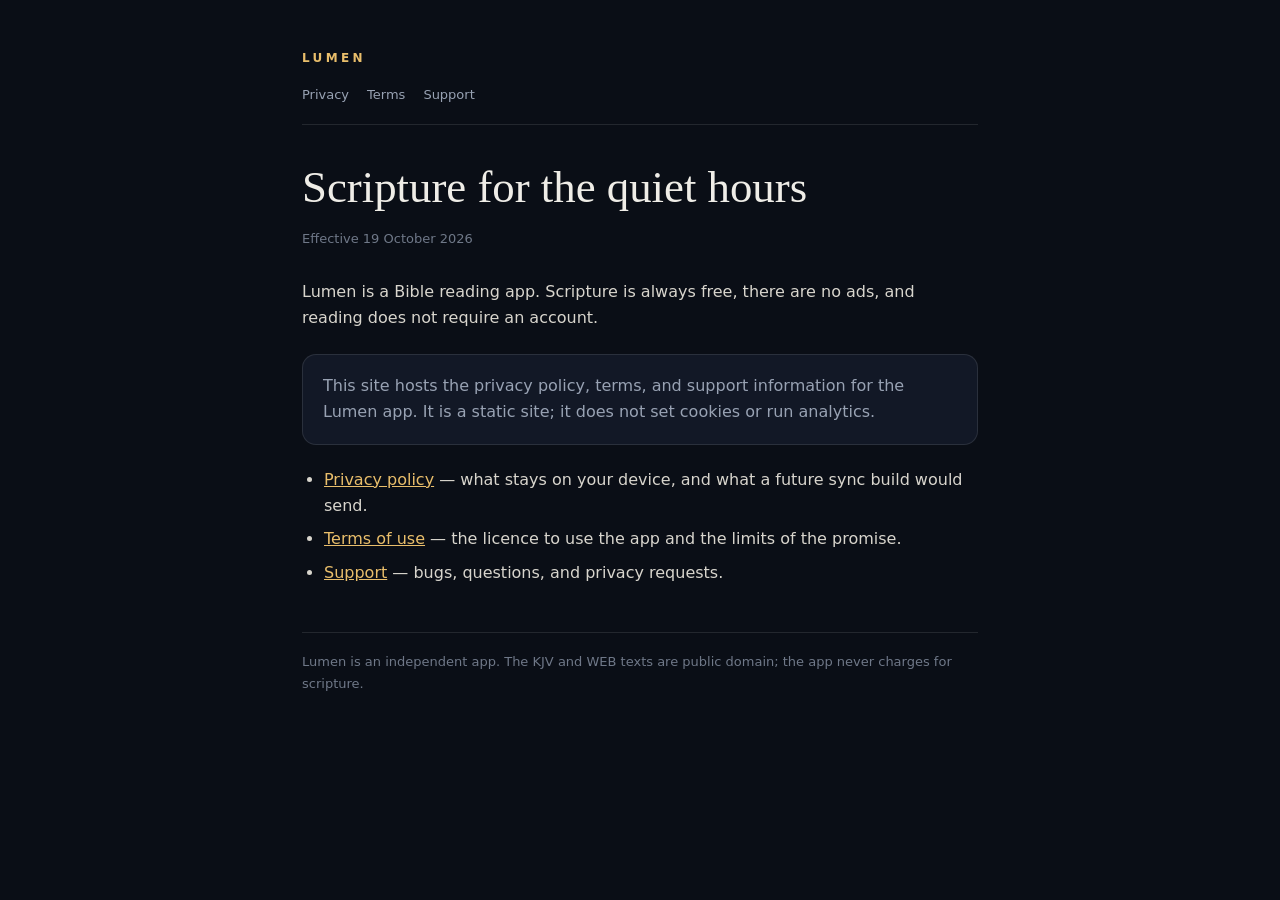
<file: index.html>
<!doctype html>
<html lang="en">
<head>
  <meta charset="utf-8">
  <meta name="viewport" content="width=device-width, initial-scale=1">
  <title>Lumen — legal and support</title>
  <link rel="stylesheet" href="style.css">
</head>
<body>
<main>
  <header class="site">
    <a class="brand" href="./">Lumen</a>
    <nav>
      <a href="privacy.html">Privacy</a>
      <a href="terms.html">Terms</a>
      <a href="support.html">Support</a>
    </nav>
  </header>

  <h1>Scripture for the quiet hours</h1>
  <p class="meta">Effective 19 October 2026</p>

  <p>Lumen is a Bible reading app. Scripture is always free, there are no ads, and
  reading does not require an account.</p>

  <div class="card">
    <p>This site hosts the privacy policy, terms, and support information for the
    Lumen app. It is a static site; it does not set cookies or run analytics.</p>
  </div>

  <ul>
    <li><a href="privacy.html">Privacy policy</a> — what stays on your device, and what a future sync build would send.</li>
    <li><a href="terms.html">Terms of use</a> — the licence to use the app and the limits of the promise.</li>
    <li><a href="support.html">Support</a> — bugs, questions, and privacy requests.</li>
  </ul>

  <p class="trust">Lumen is an independent app. The KJV and WEB texts are public
  domain; the app never charges for scripture.</p>
</main>
</body>
</html>
</file>
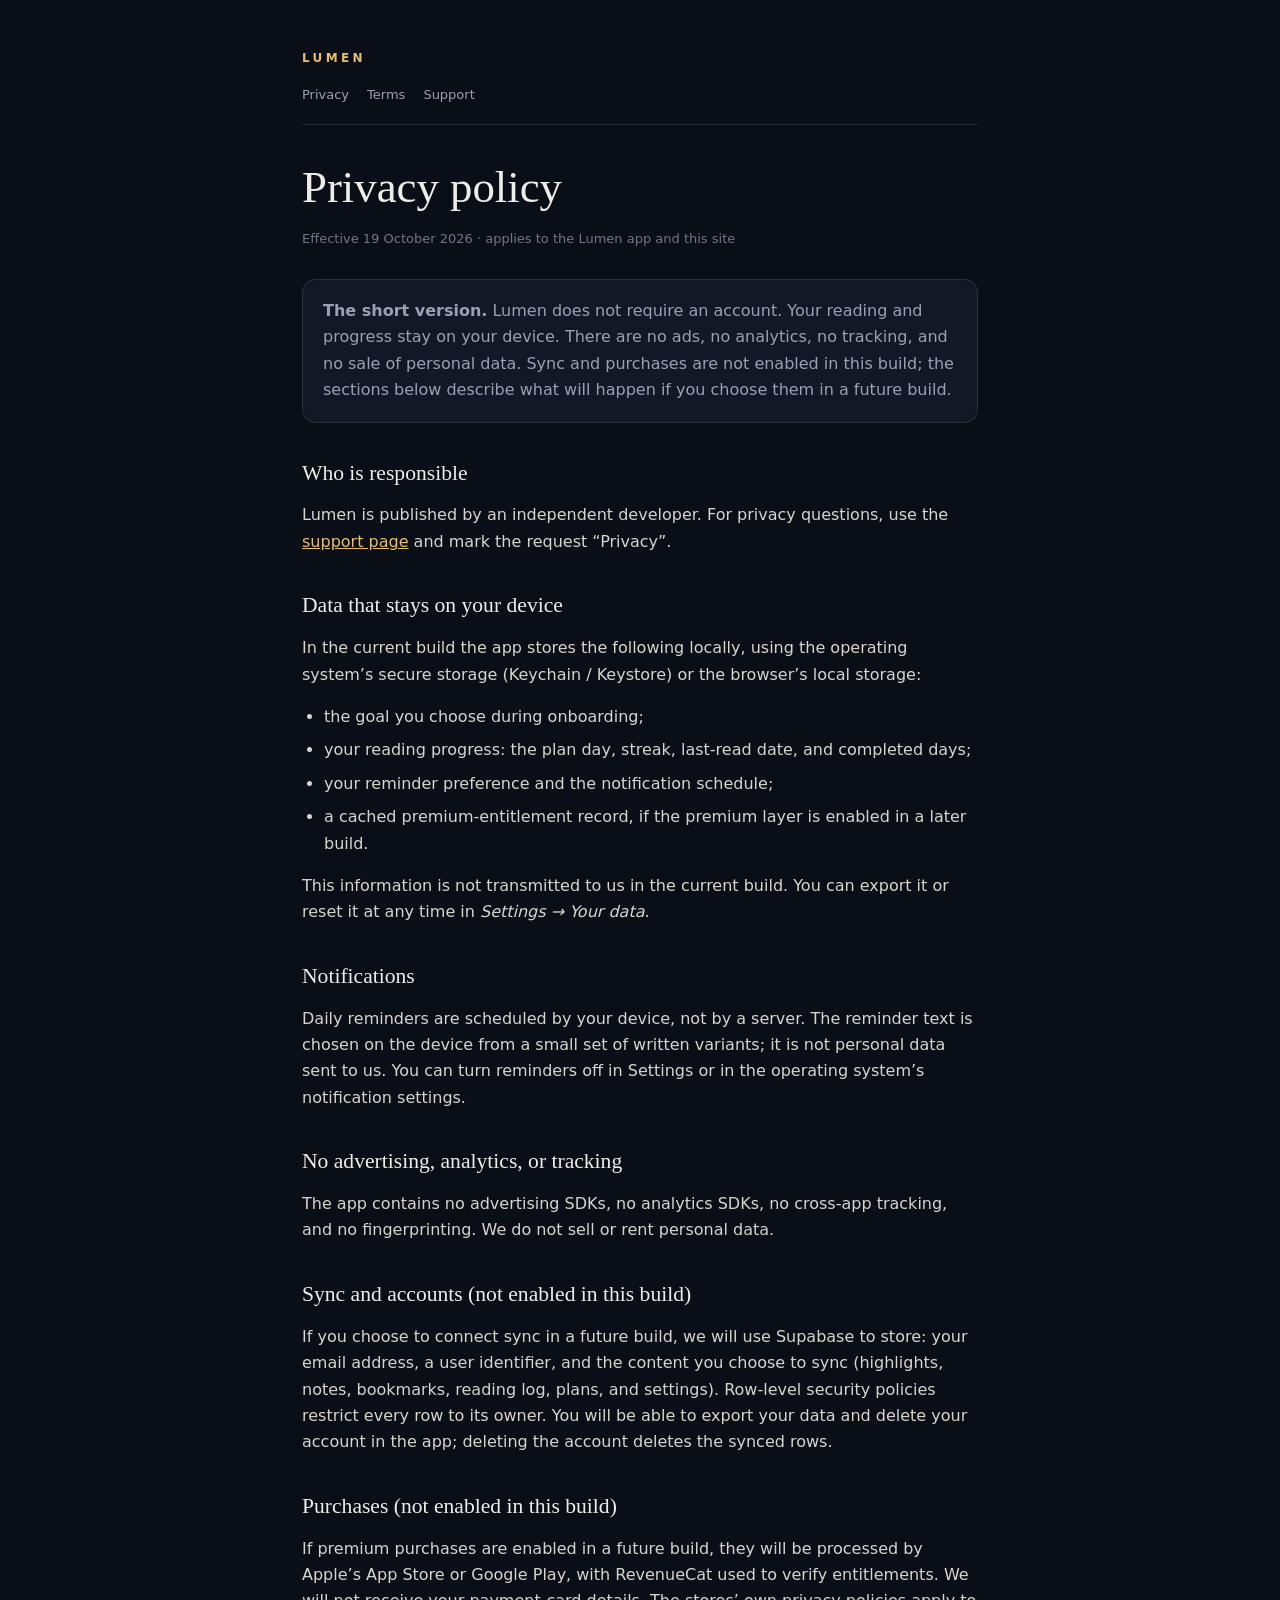
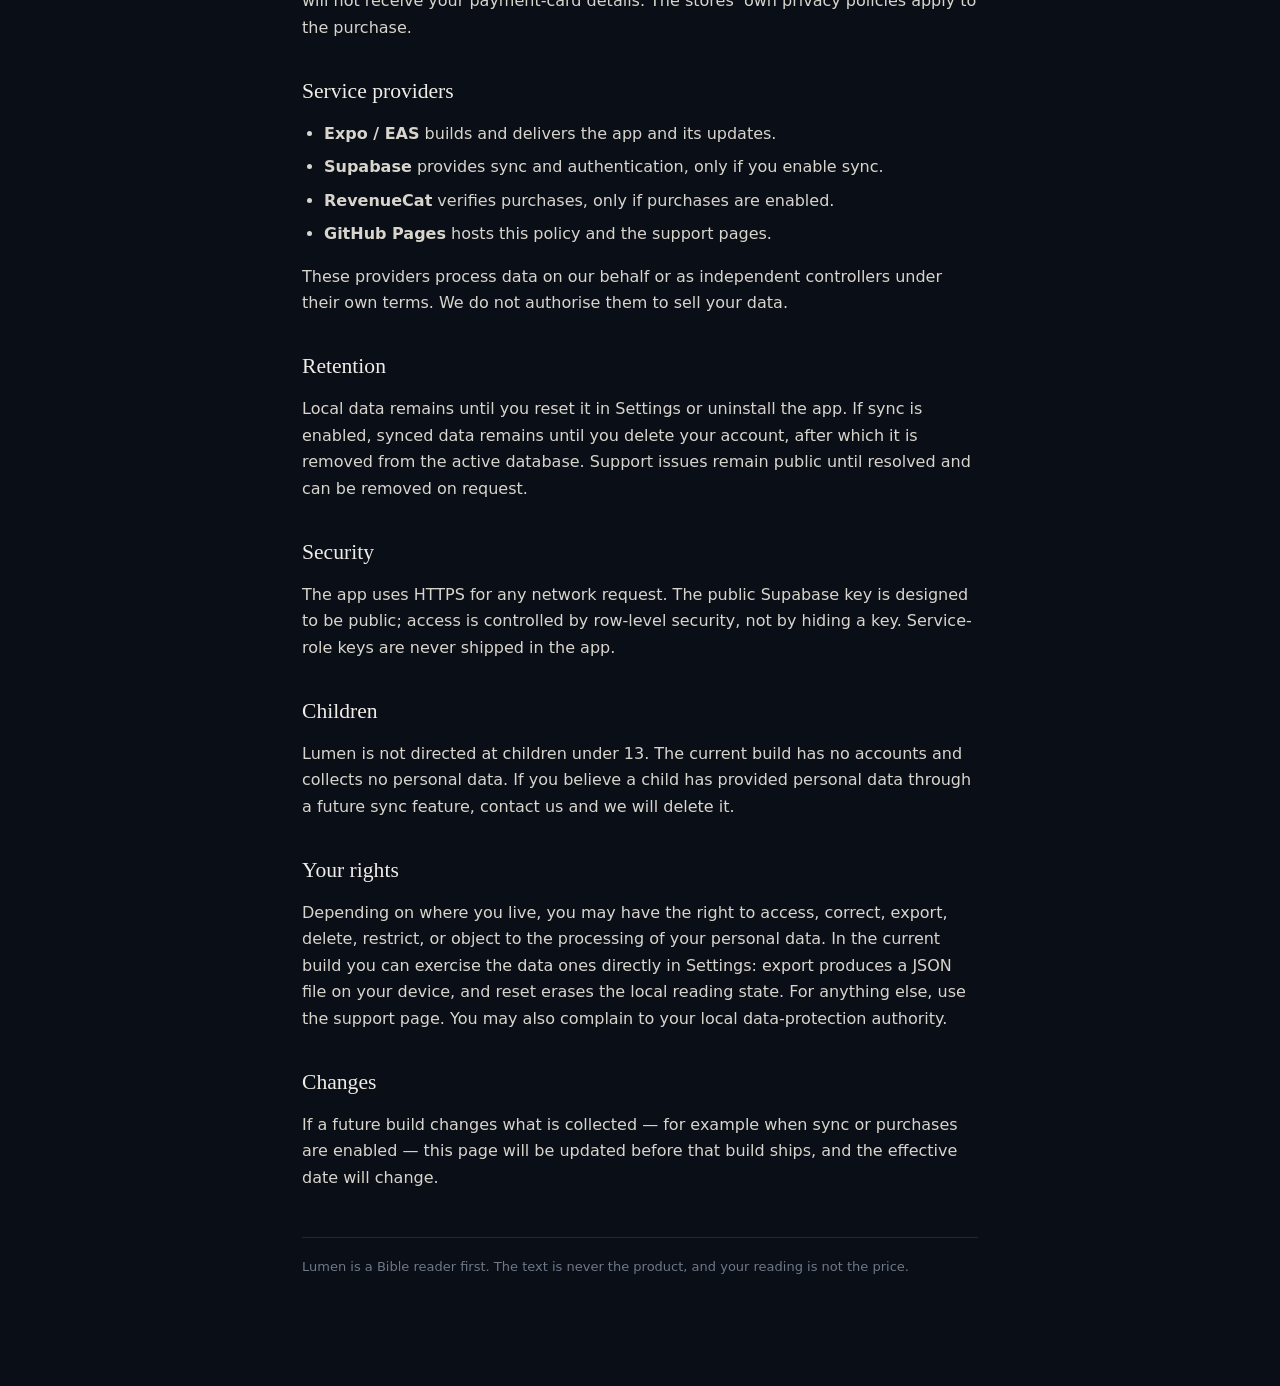
<file: privacy.html>
<!doctype html>
<html lang="en">
<head>
  <meta charset="utf-8">
  <meta name="viewport" content="width=device-width, initial-scale=1">
  <title>Lumen — privacy policy</title>
  <link rel="stylesheet" href="style.css">
</head>
<body>
<main>
  <header class="site">
    <a class="brand" href="./">Lumen</a>
    <nav>
      <a href="privacy.html">Privacy</a>
      <a href="terms.html">Terms</a>
      <a href="support.html">Support</a>
    </nav>
  </header>

  <h1>Privacy policy</h1>
  <p class="meta">Effective 19 October 2026 · applies to the Lumen app and this site</p>

  <div class="card">
    <p><strong>The short version.</strong> Lumen does not require an account. Your
    reading and progress stay on your device. There are no ads, no analytics, no
    tracking, and no sale of personal data. Sync and purchases are not enabled in
    this build; the sections below describe what will happen if you choose them in
    a future build.</p>
  </div>

  <h2>Who is responsible</h2>
  <p>Lumen is published by an independent developer. For privacy questions, use the
  <a href="support.html">support page</a> and mark the request “Privacy”.</p>

  <h2>Data that stays on your device</h2>
  <p>In the current build the app stores the following locally, using the operating
  system’s secure storage (Keychain / Keystore) or the browser’s local storage:</p>
  <ul>
    <li>the goal you choose during onboarding;</li>
    <li>your reading progress: the plan day, streak, last-read date, and completed days;</li>
    <li>your reminder preference and the notification schedule;</li>
    <li>a cached premium-entitlement record, if the premium layer is enabled in a later build.</li>
  </ul>
  <p>This information is not transmitted to us in the current build. You can export it
  or reset it at any time in <em>Settings → Your data</em>.</p>

  <h2>Notifications</h2>
  <p>Daily reminders are scheduled by your device, not by a server. The reminder text
  is chosen on the device from a small set of written variants; it is not personal
  data sent to us. You can turn reminders off in Settings or in the operating
  system’s notification settings.</p>

  <h2>No advertising, analytics, or tracking</h2>
  <p>The app contains no advertising SDKs, no analytics SDKs, no cross-app tracking,
  and no fingerprinting. We do not sell or rent personal data.</p>

  <h2>Sync and accounts (not enabled in this build)</h2>
  <p>If you choose to connect sync in a future build, we will use Supabase to store:
  your email address, a user identifier, and the content you choose to sync
  (highlights, notes, bookmarks, reading log, plans, and settings). Row-level security
  policies restrict every row to its owner. You will be able to export your data and
  delete your account in the app; deleting the account deletes the synced rows.</p>

  <h2>Purchases (not enabled in this build)</h2>
  <p>If premium purchases are enabled in a future build, they will be processed by
  Apple’s App Store or Google Play, with RevenueCat used to verify entitlements. We
  will not receive your payment-card details. The stores’ own privacy policies apply
  to the purchase.</p>

  <h2>Service providers</h2>
  <ul>
    <li><strong>Expo / EAS</strong> builds and delivers the app and its updates.</li>
    <li><strong>Supabase</strong> provides sync and authentication, only if you enable sync.</li>
    <li><strong>RevenueCat</strong> verifies purchases, only if purchases are enabled.</li>
    <li><strong>GitHub Pages</strong> hosts this policy and the support pages.</li>
  </ul>
  <p>These providers process data on our behalf or as independent controllers under
  their own terms. We do not authorise them to sell your data.</p>

  <h2>Retention</h2>
  <p>Local data remains until you reset it in Settings or uninstall the app. If sync
  is enabled, synced data remains until you delete your account, after which it is
  removed from the active database. Support issues remain public until resolved and
  can be removed on request.</p>

  <h2>Security</h2>
  <p>The app uses HTTPS for any network request. The public Supabase key is designed
  to be public; access is controlled by row-level security, not by hiding a key.
  Service-role keys are never shipped in the app.</p>

  <h2>Children</h2>
  <p>Lumen is not directed at children under 13. The current build has no accounts
  and collects no personal data. If you believe a child has provided personal data
  through a future sync feature, contact us and we will delete it.</p>

  <h2>Your rights</h2>
  <p>Depending on where you live, you may have the right to access, correct, export,
  delete, restrict, or object to the processing of your personal data. In the current
  build you can exercise the data ones directly in Settings: export produces a JSON
  file on your device, and reset erases the local reading state. For anything else,
  use the support page. You may also complain to your local data-protection
  authority.</p>

  <h2>Changes</h2>
  <p>If a future build changes what is collected — for example when sync or purchases
  are enabled — this page will be updated before that build ships, and the effective
  date will change.</p>

  <p class="trust">Lumen is a Bible reader first. The text is never the product, and
  your reading is not the price.</p>
</main>
</body>
</html>
</file>
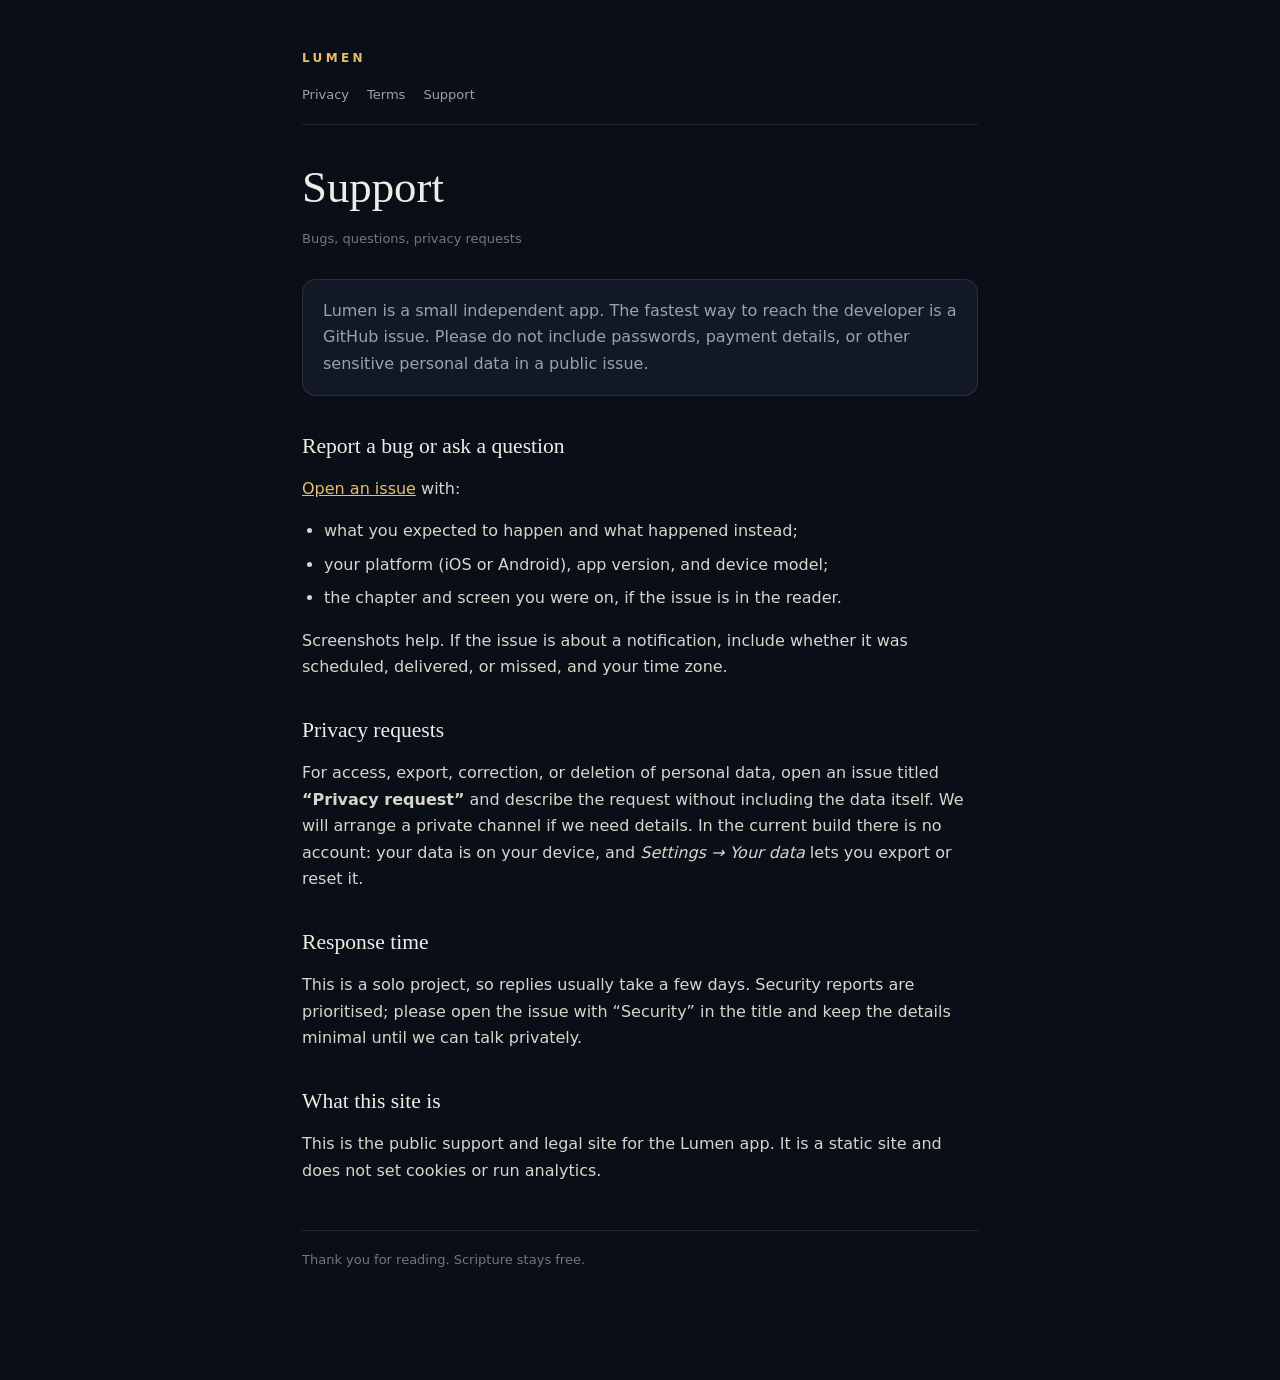
<file: support.html>
<!doctype html>
<html lang="en">
<head>
  <meta charset="utf-8">
  <meta name="viewport" content="width=device-width, initial-scale=1">
  <title>Lumen — support</title>
  <link rel="stylesheet" href="style.css">
</head>
<body>
<main>
  <header class="site">
    <a class="brand" href="./">Lumen</a>
    <nav>
      <a href="privacy.html">Privacy</a>
      <a href="terms.html">Terms</a>
      <a href="support.html">Support</a>
    </nav>
  </header>

  <h1>Support</h1>
  <p class="meta">Bugs, questions, privacy requests</p>

  <div class="card">
    <p>Lumen is a small independent app. The fastest way to reach the developer is a
    GitHub issue. Please do not include passwords, payment details, or other sensitive
    personal data in a public issue.</p>
  </div>

  <h2>Report a bug or ask a question</h2>
  <p><a href="https://github.com/wolfeinstein3-ship-it/lumen-legal/issues/new">Open an
  issue</a> with:</p>
  <ul>
    <li>what you expected to happen and what happened instead;</li>
    <li>your platform (iOS or Android), app version, and device model;</li>
    <li>the chapter and screen you were on, if the issue is in the reader.</li>
  </ul>
  <p>Screenshots help. If the issue is about a notification, include whether it was
  scheduled, delivered, or missed, and your time zone.</p>

  <h2>Privacy requests</h2>
  <p>For access, export, correction, or deletion of personal data, open an issue
  titled <strong>“Privacy request”</strong> and describe the request without including
  the data itself. We will arrange a private channel if we need details. In the
  current build there is no account: your data is on your device, and
  <em>Settings → Your data</em> lets you export or reset it.</p>

  <h2>Response time</h2>
  <p>This is a solo project, so replies usually take a few days. Security reports are
  prioritised; please open the issue with “Security” in the title and keep the details
  minimal until we can talk privately.</p>

  <h2>What this site is</h2>
  <p>This is the public support and legal site for the Lumen app. It is a static site
  and does not set cookies or run analytics.</p>

  <p class="trust">Thank you for reading. Scripture stays free.</p>
</main>
</body>
</html>
</file>
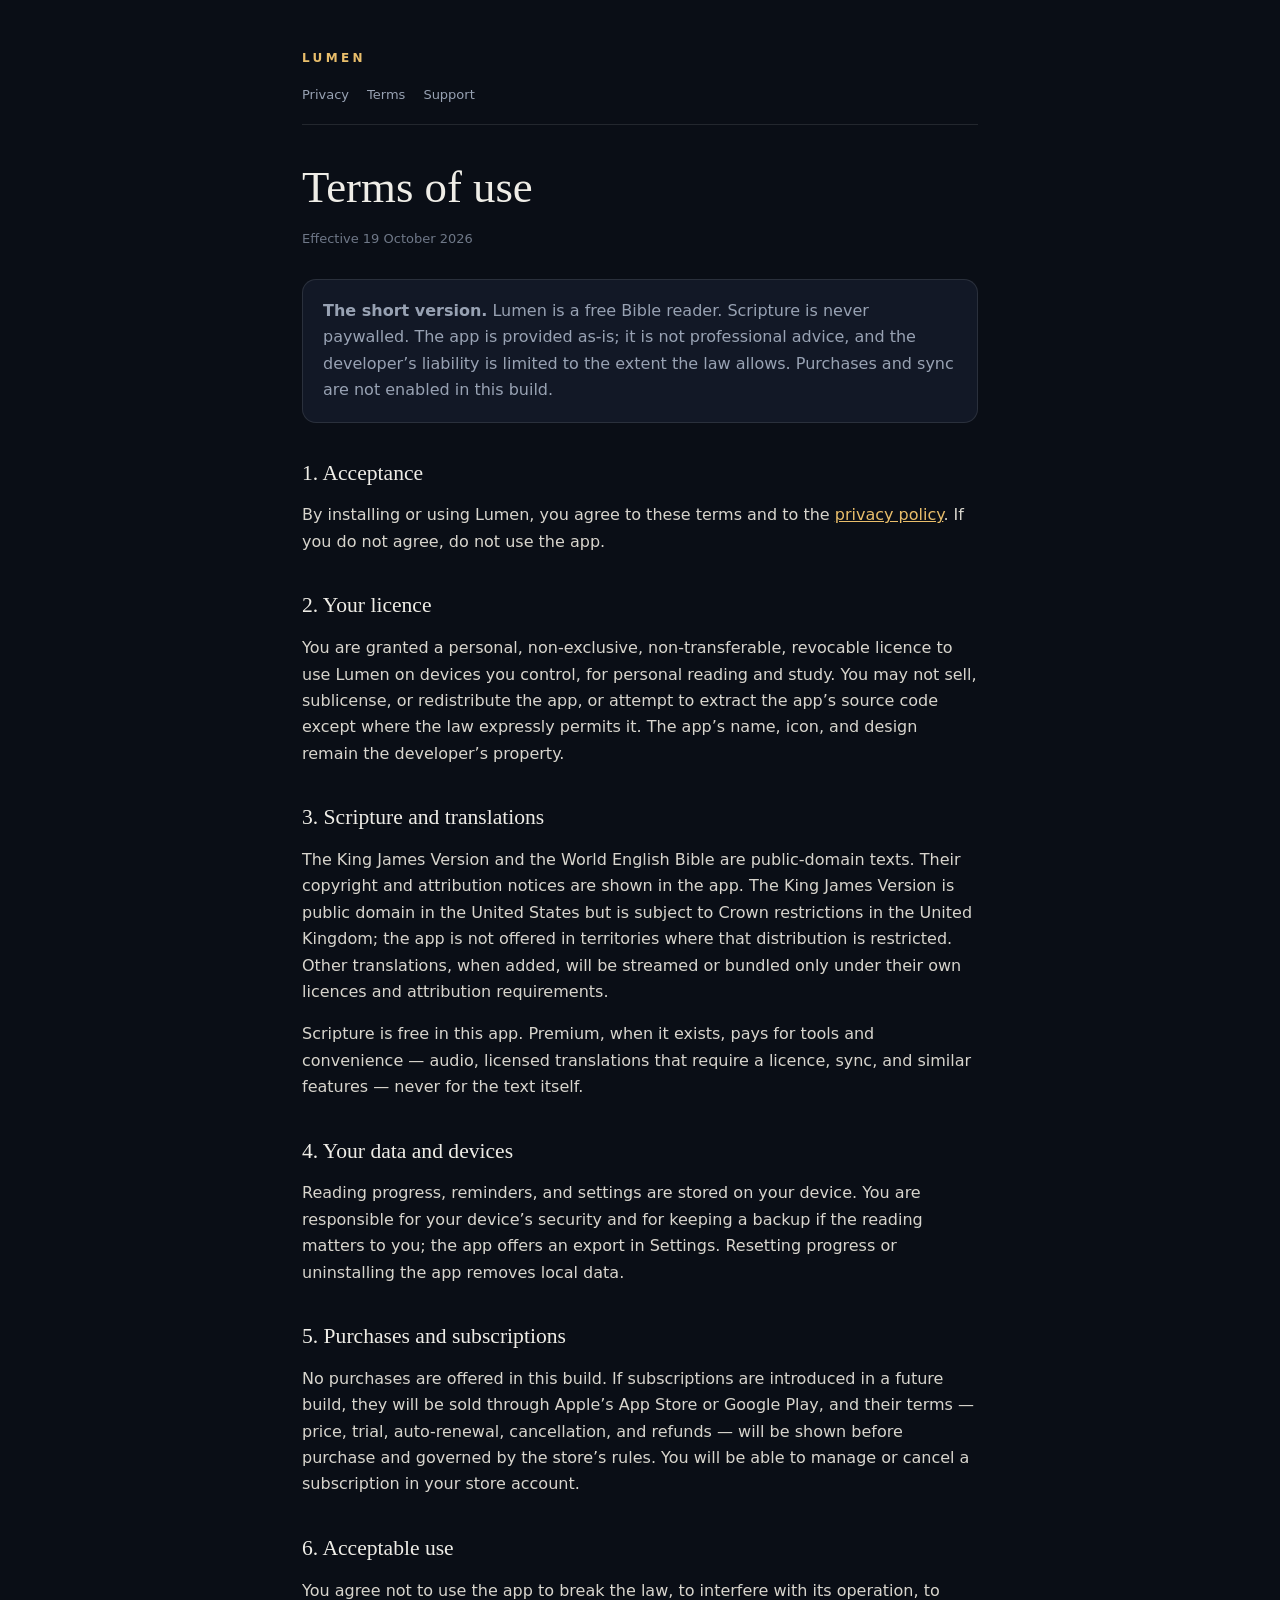
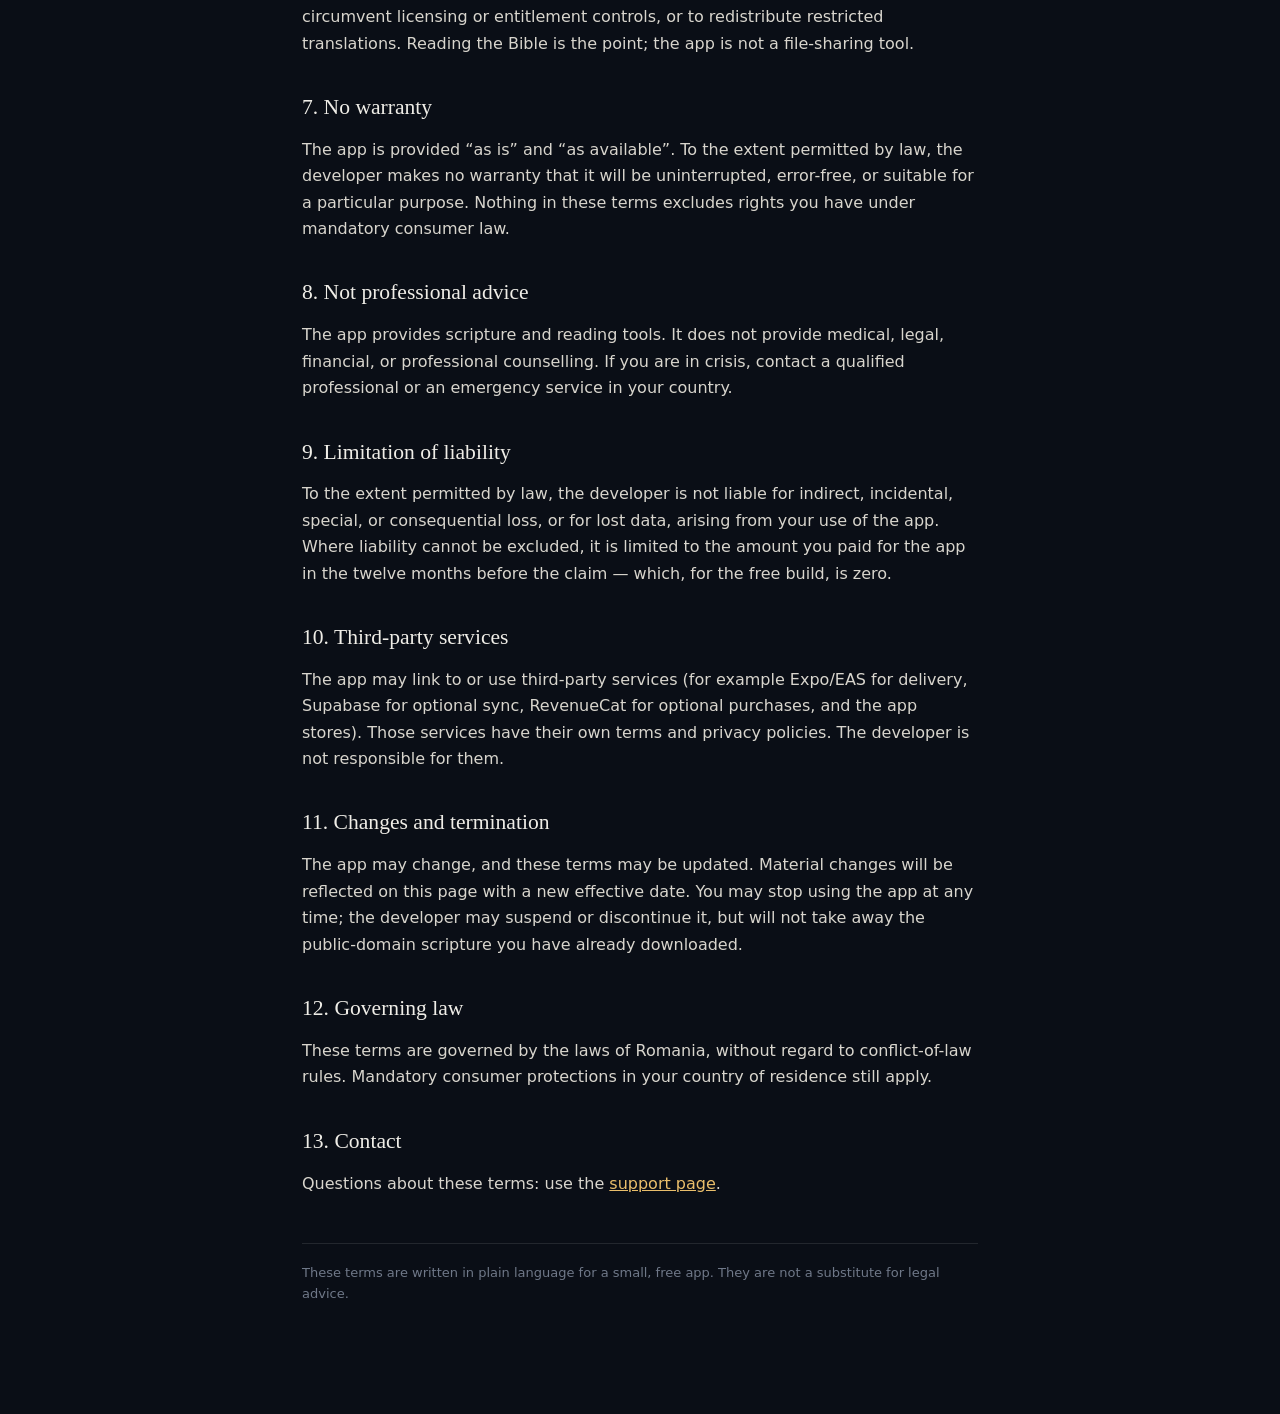
<file: terms.html>
<!doctype html>
<html lang="en">
<head>
  <meta charset="utf-8">
  <meta name="viewport" content="width=device-width, initial-scale=1">
  <title>Lumen — terms of use</title>
  <link rel="stylesheet" href="style.css">
</head>
<body>
<main>
  <header class="site">
    <a class="brand" href="./">Lumen</a>
    <nav>
      <a href="privacy.html">Privacy</a>
      <a href="terms.html">Terms</a>
      <a href="support.html">Support</a>
    </nav>
  </header>

  <h1>Terms of use</h1>
  <p class="meta">Effective 19 October 2026</p>

  <div class="card">
    <p><strong>The short version.</strong> Lumen is a free Bible reader. Scripture is
    never paywalled. The app is provided as-is; it is not professional advice, and
    the developer’s liability is limited to the extent the law allows. Purchases and
    sync are not enabled in this build.</p>
  </div>

  <h2>1. Acceptance</h2>
  <p>By installing or using Lumen, you agree to these terms and to the
  <a href="privacy.html">privacy policy</a>. If you do not agree, do not use the
  app.</p>

  <h2>2. Your licence</h2>
  <p>You are granted a personal, non-exclusive, non-transferable, revocable licence
  to use Lumen on devices you control, for personal reading and study. You may not
  sell, sublicense, or redistribute the app, or attempt to extract the app’s source
  code except where the law expressly permits it. The app’s name, icon, and design
  remain the developer’s property.</p>

  <h2>3. Scripture and translations</h2>
  <p>The King James Version and the World English Bible are public-domain texts.
  Their copyright and attribution notices are shown in the app. The King James
  Version is public domain in the United States but is subject to Crown restrictions
  in the United Kingdom; the app is not offered in territories where that
  distribution is restricted. Other translations, when added, will be streamed or
  bundled only under their own licences and attribution requirements.</p>
  <p>Scripture is free in this app. Premium, when it exists, pays for tools and
  convenience — audio, licensed translations that require a licence, sync, and
  similar features — never for the text itself.</p>

  <h2>4. Your data and devices</h2>
  <p>Reading progress, reminders, and settings are stored on your device. You are
  responsible for your device’s security and for keeping a backup if the reading
  matters to you; the app offers an export in Settings. Resetting progress or
  uninstalling the app removes local data.</p>

  <h2>5. Purchases and subscriptions</h2>
  <p>No purchases are offered in this build. If subscriptions are introduced in a
  future build, they will be sold through Apple’s App Store or Google Play, and
  their terms — price, trial, auto-renewal, cancellation, and refunds — will be
  shown before purchase and governed by the store’s rules. You will be able to
  manage or cancel a subscription in your store account.</p>

  <h2>6. Acceptable use</h2>
  <p>You agree not to use the app to break the law, to interfere with its operation,
  to circumvent licensing or entitlement controls, or to redistribute restricted
  translations. Reading the Bible is the point; the app is not a file-sharing tool.</p>

  <h2>7. No warranty</h2>
  <p>The app is provided “as is” and “as available”. To the extent permitted by law,
  the developer makes no warranty that it will be uninterrupted, error-free, or
  suitable for a particular purpose. Nothing in these terms excludes rights you have
  under mandatory consumer law.</p>

  <h2>8. Not professional advice</h2>
  <p>The app provides scripture and reading tools. It does not provide medical,
  legal, financial, or professional counselling. If you are in crisis, contact a
  qualified professional or an emergency service in your country.</p>

  <h2>9. Limitation of liability</h2>
  <p>To the extent permitted by law, the developer is not liable for indirect,
  incidental, special, or consequential loss, or for lost data, arising from your use
  of the app. Where liability cannot be excluded, it is limited to the amount you
  paid for the app in the twelve months before the claim — which, for the free build,
  is zero.</p>

  <h2>10. Third-party services</h2>
  <p>The app may link to or use third-party services (for example Expo/EAS for
  delivery, Supabase for optional sync, RevenueCat for optional purchases, and the
  app stores). Those services have their own terms and privacy policies. The
  developer is not responsible for them.</p>

  <h2>11. Changes and termination</h2>
  <p>The app may change, and these terms may be updated. Material changes will be
  reflected on this page with a new effective date. You may stop using the app at any
  time; the developer may suspend or discontinue it, but will not take away the
  public-domain scripture you have already downloaded.</p>

  <h2>12. Governing law</h2>
  <p>These terms are governed by the laws of Romania, without regard to conflict-of-law
  rules. Mandatory consumer protections in your country of residence still apply.</p>

  <h2>13. Contact</h2>
  <p>Questions about these terms: use the <a href="support.html">support page</a>.</p>

  <p class="trust">These terms are written in plain language for a small, free app.
  They are not a substitute for legal advice.</p>
</main>
</body>
</html>
</file>
<file: style.css>
:root {
  color-scheme: dark;
  --night: #0a0e16;
  --card: #121826;
  --ivory: #efede7;
  --dim: #98a2b3;
  --faint: #6f7888;
  --gold: #e9be6b;
  --line: rgba(255, 255, 255, 0.1);
}

* { box-sizing: border-box; }

body {
  margin: 0;
  background: var(--night);
  color: var(--ivory);
  font: 16px/1.65 ui-sans-serif, system-ui, -apple-system, "Segoe UI", sans-serif;
}

main {
  max-width: 720px;
  margin: 0 auto;
  padding: 44px 22px 96px;
}

header.site {
  border-bottom: 1px solid var(--line);
  margin-bottom: 36px;
  padding-bottom: 18px;
}

.brand {
  color: var(--gold);
  font-size: 12px;
  font-weight: 700;
  letter-spacing: 0.28em;
  text-decoration: none;
  text-transform: uppercase;
}

nav {
  display: flex;
  flex-wrap: wrap;
  gap: 18px;
  margin-top: 14px;
}

nav a {
  color: var(--dim);
  font-size: 13px;
  text-decoration: none;
}

nav a:hover { color: var(--gold); }

h1, h2 {
  font-family: Georgia, "Times New Roman", serif;
  font-weight: 500;
  line-height: 1.2;
}

h1 {
  font-size: clamp(2rem, 6vw, 2.8rem);
  margin: 0 0 10px;
}

h2 {
  font-size: 1.35rem;
  margin: 38px 0 10px;
}

p, li { color: #d8d5cd; }

ul { padding-left: 22px; }

li { margin: 7px 0; }

a { color: var(--gold); }

.meta {
  color: var(--faint);
  font-size: 13px;
  margin-bottom: 30px;
}

.card {
  background: var(--card);
  border: 1px solid var(--line);
  border-radius: 14px;
  padding: 18px 20px;
  margin: 22px 0;
}

.card p { margin: 0; color: var(--dim); }

.trust {
  border-top: 1px solid var(--line);
  color: var(--faint);
  font-size: 13px;
  margin-top: 46px;
  padding-top: 18px;
}

@media (max-width: 520px) {
  main { padding-top: 30px; }
}
</file>
